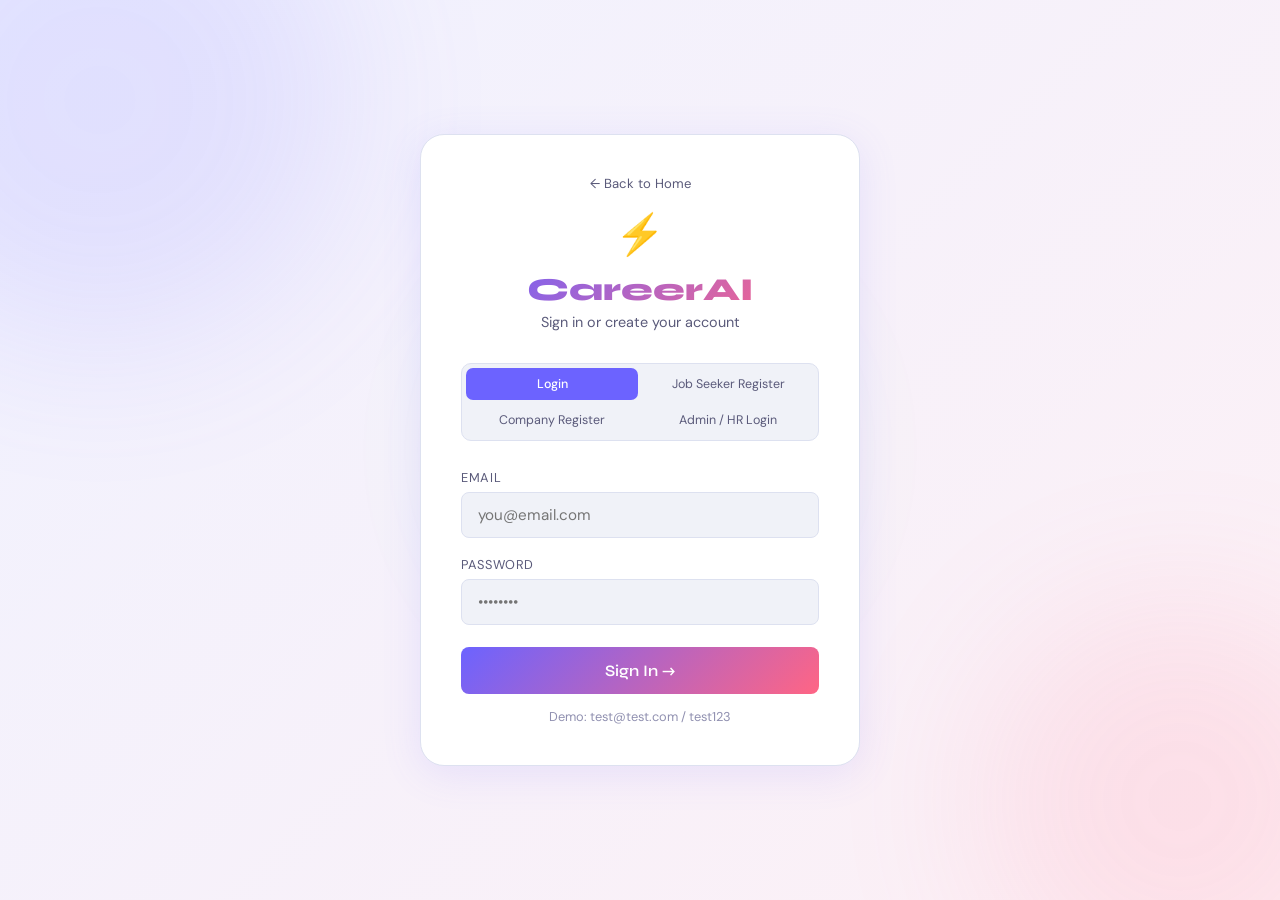
<file: templates/index.html>
<!DOCTYPE html>
<html lang="en">
<head>
<meta charset="UTF-8">
<meta name="viewport" content="width=device-width, initial-scale=1.0">
<title>CareerAI — Dashboard</title>
<link href="https://fonts.googleapis.com/css2?family=Syne:wght@400;600;700;800&family=DM+Sans:wght@300;400;500&display=swap" rel="stylesheet">
<link rel="stylesheet" href="/static/css/style.css">
</head>
<body>

<!-- AUTH SCREEN -->
<div id="authScreen" class="auth-screen">
  <div class="auth-bg">
    <div class="orb orb1"></div><div class="orb orb2"></div><div class="orb orb3"></div>
  </div>
  <div class="auth-container">
    <a href="/" class="auth-back">← Back to Home</a>
    <div class="auth-brand">
      <div class="brand-icon">⚡</div>
      <h1>CareerAI</h1>
      <p>Sign in or create your account</p>
    </div>
    <div class="auth-tabs">
      <button class="tab-btn active" onclick="showTab('login')">Login</button>
      <button class="tab-btn" onclick="showTab('userReg')">Job Seeker Register</button>
      <button class="tab-btn" onclick="showTab('companyReg')">Company Register</button>
      <button class="tab-btn" onclick="showTab('admin')">Admin / HR Login</button>
    </div>

    <!-- Login Tab -->
    <div id="loginTab" class="auth-form">
      <div class="input-group">
        <label>Email</label>
        <input type="email" id="loginEmail" placeholder="you@email.com">
      </div>
      <div class="input-group">
        <label>Password</label>
        <input type="password" id="loginPw" placeholder="••••••••">
      </div>
      <button class="btn-primary" onclick="login()">Sign In →</button>
      <p class="auth-hint">Demo: test@test.com / test123</p>
    </div>

    <!-- Job Seeker Register Tab -->
    <div id="userRegTab" class="auth-form hidden">
      <div class="reg-banner user-banner">👤 Register as Job Seeker</div>
      <div class="input-group">
        <label>Full Name</label>
        <input type="text" id="uRegName" placeholder="John Doe">
      </div>
      <div class="input-group">
        <label>Email</label>
        <input type="email" id="uRegEmail" placeholder="you@email.com">
      </div>
      <div class="input-group">
        <label>Password</label>
        <input type="password" id="uRegPw" placeholder="Min 6 characters">
      </div>
      <button class="btn-primary" onclick="registerUser()">Create Job Seeker Account →</button>
      <p class="auth-hint">Free forever. Find AI-matched jobs instantly.</p>
    </div>

    <!-- Company Register Tab -->
    <div id="companyRegTab" class="auth-form hidden">
      <div class="reg-banner company-banner">🏢 Register Your Company / HR Account</div>
      <div class="form-2col">
        <div class="input-group">
          <label>Your Name</label>
          <input type="text" id="cRegName" placeholder="HR Manager Name">
        </div>
        <div class="input-group">
          <label>Work Email *</label>
          <input type="email" id="cRegEmail" placeholder="hr@company.com">
        </div>
        <div class="input-group">
          <label>Company Name *</label>
          <input type="text" id="cRegCompany" placeholder="TechCorp India">
        </div>
        <div class="input-group">
          <label>Industry</label>
          <input type="text" id="cRegIndustry" placeholder="Technology / Finance / etc.">
        </div>
        <div class="input-group">
          <label>Website</label>
          <input type="text" id="cRegWebsite" placeholder="https://company.com">
        </div>
        <div class="input-group">
          <label>Password *</label>
          <input type="password" id="cRegPw" placeholder="Min 6 characters">
        </div>
      </div>
      <div class="input-group">
        <label>Company Description</label>
        <textarea id="cRegDesc" placeholder="Brief description of your company..." style="min-height:70px;resize:vertical"></textarea>
      </div>
      <button class="btn-primary" onclick="registerCompany()">Register Company →</button>
      <p class="auth-hint">Post jobs, review applicants, and hire the best talent.</p>
    </div>

    <!-- Admin / HR Login Tab -->
    <div id="adminTab" class="auth-form hidden">
      <div class="reg-banner admin-banner">🔐 Admin / HR Login</div>
      <div class="input-group">
        <label>Username or Email</label>
        <input type="text" id="adminUser" placeholder="admin  or  hr@company.com">
      </div>
      <div class="input-group">
        <label>Password</label>
        <input type="password" id="adminPw" placeholder="••••••••">
      </div>
      <button class="btn-primary" onclick="adminLogin()">Access Dashboard →</button>
      <p class="auth-hint">Admin: admin / admin123 &nbsp;·&nbsp; HR: hr@techcorp.com / hr123</p>
    </div>

    <div id="authMsg" class="auth-msg hidden"></div>
  </div>
</div>

<!-- MAIN APP -->
<div id="mainApp" class="hidden">
  <aside class="sidebar" id="sidebar">
    <div class="sidebar-brand">
      <span class="brand-icon-sm">⚡</span>
      <span>CareerAI</span>
    </div>
    <nav class="nav-links" id="navLinks"></nav>
    <div class="sidebar-user" id="sidebarUser"></div>
  </aside>
  <main class="main-content">
    <div class="topbar">
      <button class="menu-btn" onclick="toggleSidebar()">☰</button>
      <div id="pageTitle" class="page-title">Dashboard</div>
      <div style="display:flex;align-items:center;gap:8px">
        <div id="notifBellSlot"></div>
        <div id="msgBellSlot"></div>
        <button class="logout-btn" onclick="logout()">Sign Out</button>
      </div>
    </div>
    <div class="content-area" id="contentArea"></div>
  </main>
</div>

<script src="/static/js/auth.js"></script>
<script src="/static/js/user.js"></script>
<script src="/static/js/jobs.js"></script>
<script src="/static/js/admin.js"></script>
<script>
if (window.location.hash === '#company-register') showTab('companyReg');
</script>
</body>
</html>
</file>
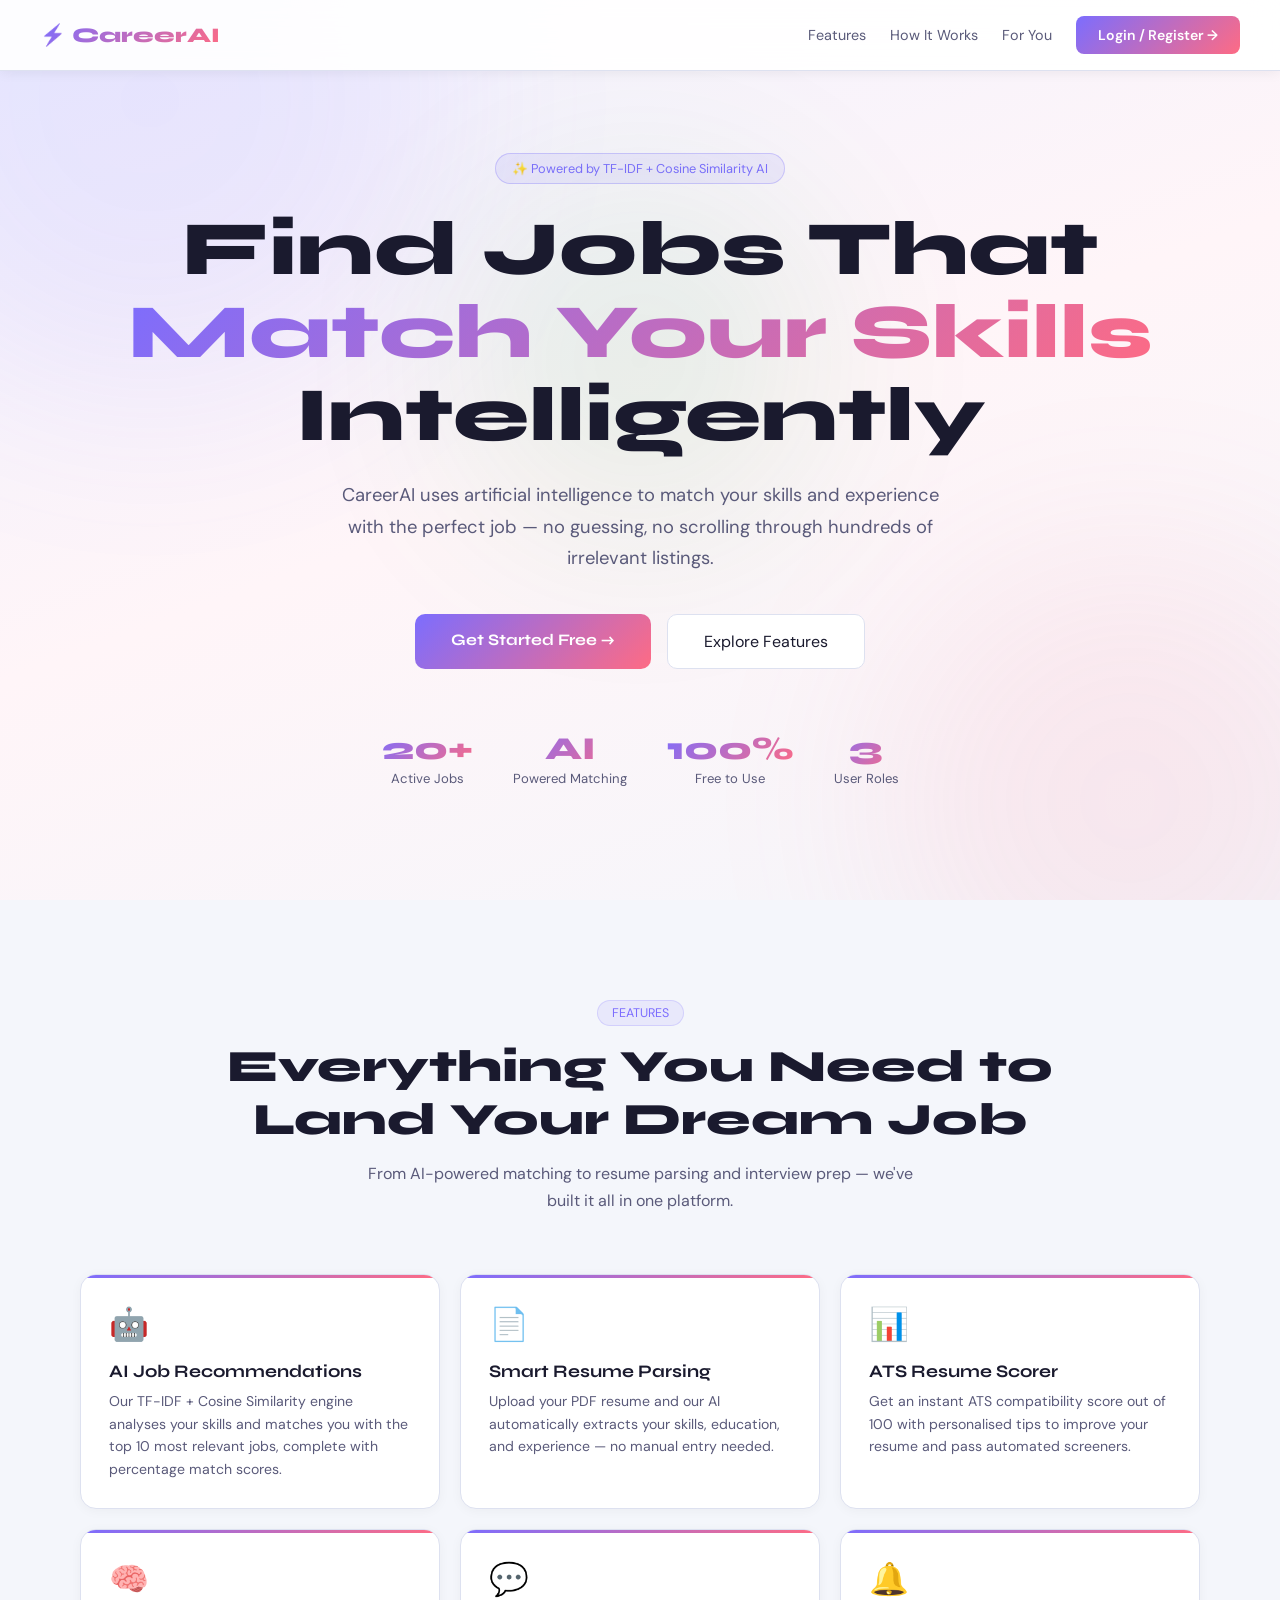
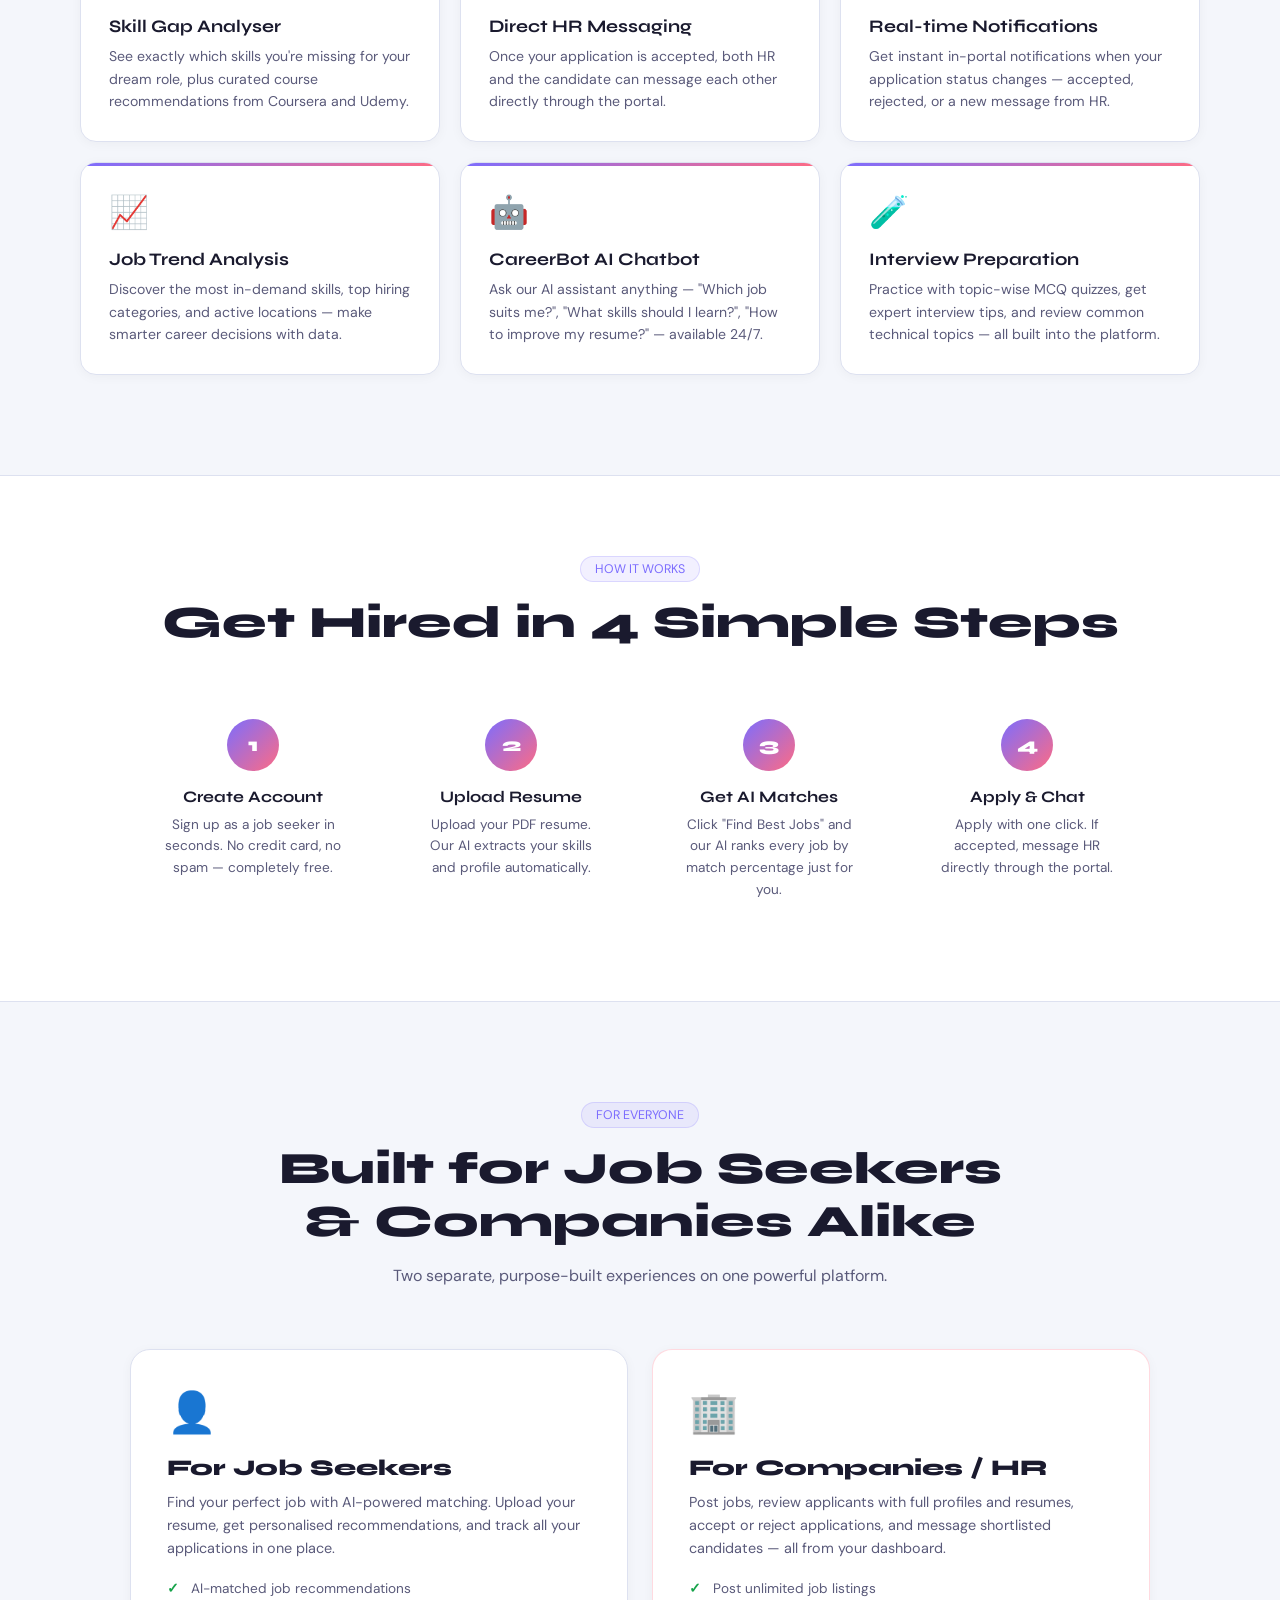
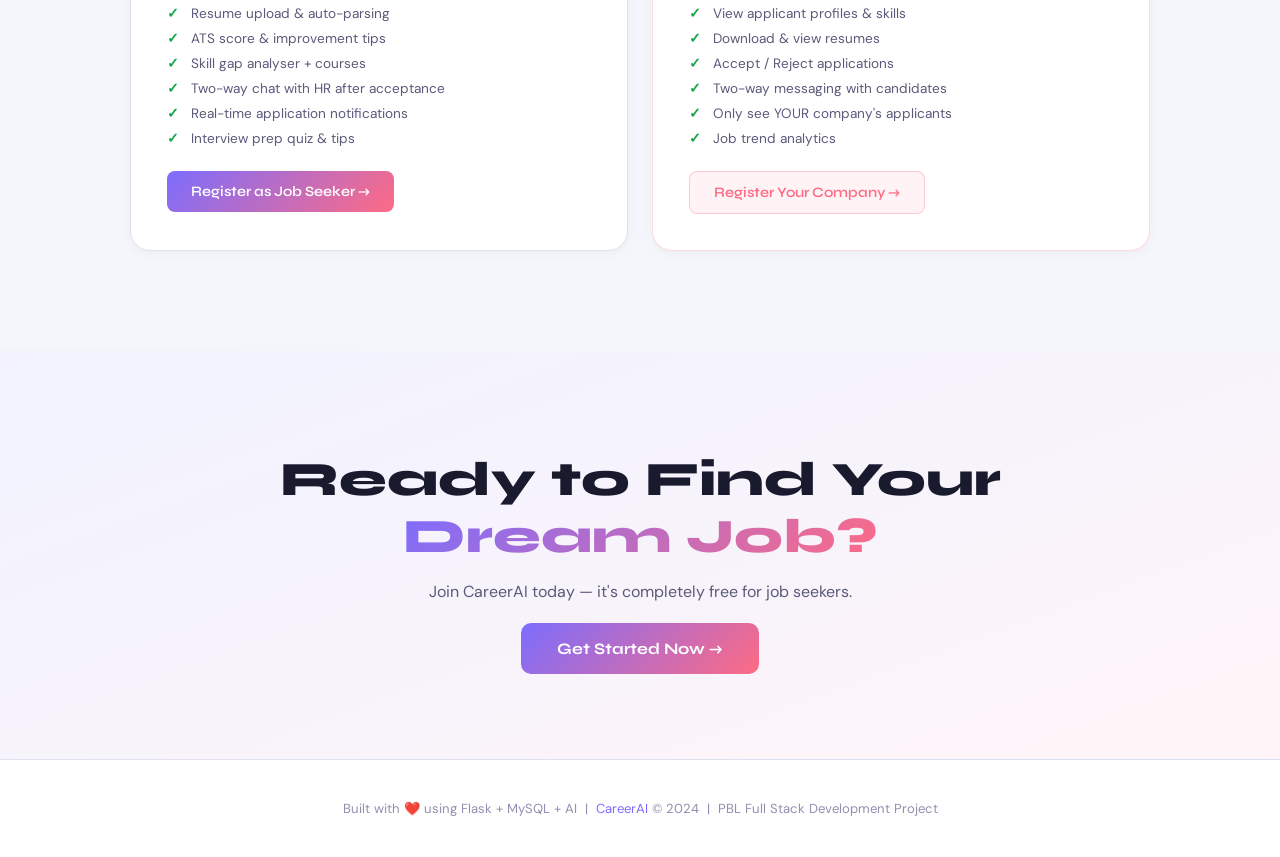
<file: templates/landing.html>
<!DOCTYPE html>
<html lang="en">
<head>
<meta charset="UTF-8">
<meta name="viewport" content="width=device-width,initial-scale=1.0">
<title>CareerAI — AI-Powered Job Portal</title>
<link href="https://fonts.googleapis.com/css2?family=Syne:wght@400;600;700;800&family=DM+Sans:ital,wght@0,300;0,400;0,500;1,400&display=swap" rel="stylesheet">
<style>
*,*::before,*::after{box-sizing:border-box;margin:0;padding:0}
:root{
  --bg:#f4f6fb;--s1:#ffffff;--s2:#f0f2f8;--border:#dde1f0;
  --accent:#7c6dfe;--a2:#fe6b84;--a3:#16a34a;
  --text:#1a1a2e;--t2:#5a5a7a;--t3:#9090b0;
  --grad:linear-gradient(135deg,#7c6dfe,#fe6b84);
}
html{scroll-behavior:smooth}
body{font-family:'DM Sans',sans-serif;background:var(--bg);color:var(--text);overflow-x:hidden}

/* ── NAV ── */
nav{position:fixed;top:0;left:0;right:0;z-index:100;padding:16px 40px;display:flex;align-items:center;justify-content:space-between;background:rgba(255,255,255,0.92);backdrop-filter:blur(16px);border-bottom:1px solid var(--border);box-shadow:0 2px 12px rgba(0,0,0,0.06)}
.nav-brand{display:flex;align-items:center;gap:10px;font-family:'Syne',sans-serif;font-size:1.3rem;font-weight:800;background:var(--grad);-webkit-background-clip:text;-webkit-text-fill-color:transparent}
.nav-links{display:flex;align-items:center;gap:24px}
.nav-links a{color:var(--t2);text-decoration:none;font-size:.9rem;transition:.2s}
.nav-links a:hover{color:var(--text)}
.nav-cta{padding:10px 22px;background:var(--grad);border-radius:8px;color:#fff!important;font-weight:600;font-size:.88rem!important}

/* ── HERO ── */
.hero{min-height:100vh;display:flex;flex-direction:column;align-items:center;justify-content:center;text-align:center;padding:100px 20px 60px;position:relative;overflow:hidden;background:linear-gradient(160deg,#f0f2ff 0%,#fff5f8 50%,#f4f6fb 100%)}
.hero-orbs{position:absolute;inset:0;pointer-events:none}
.orb{position:absolute;border-radius:50%;filter:blur(100px);opacity:.10;animation:float 10s ease-in-out infinite}
.o1{width:600px;height:600px;background:#7c6dfe;top:-200px;left:-150px}
.o2{width:500px;height:500px;background:#fe6b84;bottom:-150px;right:-100px;animation-delay:4s}
.o3{width:350px;height:350px;background:#16a34a;top:40%;left:50%;transform:translate(-50%,-50%);animation-delay:7s}
@keyframes float{0%,100%{transform:translateY(0)}50%{transform:translateY(-40px)}}

.hero-badge{display:inline-flex;align-items:center;gap:8px;padding:6px 16px;background:rgba(124,109,254,.1);border:1px solid rgba(124,109,254,.3);border-radius:20px;font-size:.8rem;color:var(--accent);margin-bottom:24px;animation:fadeUp .8s ease}
.hero h1{font-family:'Syne',sans-serif;font-size:clamp(2.8rem,6vw,5rem);font-weight:800;line-height:1.08;margin-bottom:24px;animation:fadeUp .8s ease .1s both;color:var(--text)}
.hero h1 span{background:var(--grad);-webkit-background-clip:text;-webkit-text-fill-color:transparent}
.hero p{font-size:1.15rem;color:var(--t2);max-width:600px;line-height:1.7;margin-bottom:40px;animation:fadeUp .8s ease .2s both}
.hero-btns{display:flex;gap:16px;justify-content:center;flex-wrap:wrap;animation:fadeUp .8s ease .3s both}
.btn-hero-primary{padding:16px 36px;background:var(--grad);border:none;border-radius:10px;color:#fff;font-family:'Syne',sans-serif;font-size:1rem;font-weight:700;cursor:pointer;text-decoration:none;transition:.2s}
.btn-hero-primary:hover{transform:translateY(-3px);box-shadow:0 10px 40px rgba(124,109,254,.25)}
.btn-hero-sec{padding:16px 36px;background:var(--s1);border:1px solid var(--border);border-radius:10px;color:var(--text);font-size:1rem;cursor:pointer;text-decoration:none;transition:.2s}
.btn-hero-sec:hover{border-color:var(--accent);color:var(--accent)}
.hero-stats{display:flex;gap:40px;justify-content:center;flex-wrap:wrap;margin-top:60px;animation:fadeUp .8s ease .4s both}
.stat-item{text-align:center}
.stat-num{font-family:'Syne',sans-serif;font-size:2rem;font-weight:800;background:var(--grad);-webkit-background-clip:text;-webkit-text-fill-color:transparent}
.stat-lbl{color:var(--t2);font-size:.82rem;margin-top:2px}

/* ── FEATURES ── */
.section{padding:100px 40px;max-width:1200px;margin:0 auto}
.section-header{text-align:center;margin-bottom:60px}
.section-header .tag{display:inline-block;padding:4px 14px;background:rgba(124,109,254,.1);border:1px solid rgba(124,109,254,.2);border-radius:20px;font-size:.78rem;color:var(--accent);margin-bottom:14px}
.section-header h2{font-family:'Syne',sans-serif;font-size:clamp(1.8rem,4vw,2.8rem);font-weight:800;margin-bottom:14px;color:var(--text)}
.section-header p{color:var(--t2);font-size:1rem;max-width:560px;margin:0 auto;line-height:1.7}

.features-grid{display:grid;grid-template-columns:repeat(auto-fit,minmax(300px,1fr));gap:20px}
.feat-card{background:var(--s1);border:1px solid var(--border);border-radius:16px;padding:28px;transition:.3s;position:relative;overflow:hidden;box-shadow:0 2px 12px rgba(0,0,0,0.04)}
.feat-card::before{content:'';position:absolute;top:0;left:0;right:0;height:3px;background:var(--grad)}
.feat-card:hover{border-color:var(--accent);transform:translateY(-4px);box-shadow:0 12px 40px rgba(124,109,254,.10)}
.feat-icon{font-size:2rem;margin-bottom:16px}
.feat-card h3{font-family:'Syne',sans-serif;font-size:1.1rem;font-weight:700;margin-bottom:8px;color:var(--text)}
.feat-card p{color:var(--t2);font-size:.88rem;line-height:1.6}

/* ── HOW IT WORKS ── */
.how-section{padding:80px 40px;background:var(--s1);border-top:1px solid var(--border);border-bottom:1px solid var(--border)}
.steps-grid{display:grid;grid-template-columns:repeat(auto-fit,minmax(220px,1fr));gap:32px;max-width:1000px;margin:0 auto}
.step{text-align:center;padding:20px}
.step-num{width:52px;height:52px;border-radius:50%;background:var(--grad);display:flex;align-items:center;justify-content:center;font-family:'Syne',sans-serif;font-weight:800;font-size:1.2rem;margin:0 auto 16px;color:#fff}
.step h3{font-family:'Syne',sans-serif;font-size:1rem;font-weight:700;margin-bottom:8px;color:var(--text)}
.step p{color:var(--t2);font-size:.85rem;line-height:1.6}

/* ── ROLES ── */
.roles-section{padding:100px 40px;max-width:1100px;margin:0 auto}
.roles-grid{display:grid;grid-template-columns:1fr 1fr;gap:24px}
.role-card{background:var(--s1);border:1px solid var(--border);border-radius:20px;padding:36px;transition:.3s;box-shadow:0 2px 12px rgba(0,0,0,0.04)}
.role-card:hover{border-color:var(--accent);box-shadow:0 8px 40px rgba(124,109,254,.10)}
.role-card.company{border-color:rgba(254,107,132,.25)}
.role-card.company:hover{border-color:var(--a2);box-shadow:0 8px 40px rgba(254,107,132,.10)}
.role-emoji{font-size:2.5rem;margin-bottom:16px}
.role-card h3{font-family:'Syne',sans-serif;font-size:1.4rem;font-weight:800;margin-bottom:10px;color:var(--text)}
.role-card p{color:var(--t2);font-size:.9rem;line-height:1.6;margin-bottom:20px}
.role-features{display:flex;flex-direction:column;gap:8px;margin-bottom:24px}
.role-features li{list-style:none;display:flex;align-items:center;gap:8px;font-size:.85rem;color:var(--t2)}
.role-features li::before{content:'✓';color:var(--a3);font-weight:700;min-width:16px}
.btn-role{display:inline-block;padding:12px 24px;border-radius:8px;font-family:'Syne',sans-serif;font-weight:600;font-size:.9rem;text-decoration:none;transition:.2s;cursor:pointer;border:none}
.btn-role.user-btn{background:var(--grad);color:#fff}
.btn-role.company-btn{background:rgba(254,107,132,.08);border:1px solid rgba(254,107,132,.3);color:var(--a2)}
.btn-role:hover{transform:translateY(-2px)}

/* ── CTA ── */
.cta-section{padding:100px 40px;text-align:center;position:relative;overflow:hidden;background:linear-gradient(160deg,#f0f2ff,#fff5f8)}
.cta-section h2{font-family:'Syne',sans-serif;font-size:clamp(2rem,4vw,3rem);font-weight:800;margin-bottom:16px;color:var(--text)}
.cta-section p{color:var(--t2);font-size:1rem;margin-bottom:36px}

/* ── FOOTER ── */
footer{padding:40px;text-align:center;border-top:1px solid var(--border);color:var(--t3);font-size:.82rem;background:var(--s1)}
footer span{color:var(--accent)}

@keyframes fadeUp{from{opacity:0;transform:translateY(24px)}to{opacity:1;transform:translateY(0)}}
@media(max-width:768px){
  nav{padding:14px 20px}
  .section,.roles-section{padding:60px 20px}
  .roles-grid{grid-template-columns:1fr}
  .hero-stats{gap:24px}
  .nav-links a:not(.nav-cta){display:none}
}
</style>
</head>
<body>

<!-- NAV -->
<nav>
  <div class="nav-brand">⚡ CareerAI</div>
  <div class="nav-links">
    <a href="#features">Features</a>
    <a href="#how">How It Works</a>
    <a href="#roles">For You</a>
    <a href="/app" class="nav-cta">Login / Register →</a>
  </div>
</nav>

<!-- HERO -->
<section class="hero">
  <div class="hero-orbs"><div class="orb o1"></div><div class="orb o2"></div><div class="orb o3"></div></div>
  <div class="hero-badge">✨ Powered by TF-IDF + Cosine Similarity AI</div>
  <h1>Find Jobs That<br><span>Match Your Skills</span><br>Intelligently</h1>
  <p>CareerAI uses artificial intelligence to match your skills and experience with the perfect job — no guessing, no scrolling through hundreds of irrelevant listings.</p>
  <div class="hero-btns">
    <a href="/app" class="btn-hero-primary">Get Started Free →</a>
    <a href="#features" class="btn-hero-sec">Explore Features</a>
  </div>
  <div class="hero-stats">
    <div class="stat-item"><div class="stat-num">20+</div><div class="stat-lbl">Active Jobs</div></div>
    <div class="stat-item"><div class="stat-num">AI</div><div class="stat-lbl">Powered Matching</div></div>
    <div class="stat-item"><div class="stat-num">100%</div><div class="stat-lbl">Free to Use</div></div>
    <div class="stat-item"><div class="stat-num">3</div><div class="stat-lbl">User Roles</div></div>
  </div>
</section>

<!-- FEATURES -->
<div id="features">
<div class="section">
  <div class="section-header">
    <div class="tag">FEATURES</div>
    <h2>Everything You Need to<br>Land Your Dream Job</h2>
    <p>From AI-powered matching to resume parsing and interview prep — we've built it all in one platform.</p>
  </div>
  <div class="features-grid">
    <div class="feat-card"><div class="feat-icon">🤖</div><h3>AI Job Recommendations</h3><p>Our TF-IDF + Cosine Similarity engine analyses your skills and matches you with the top 10 most relevant jobs, complete with percentage match scores.</p></div>
    <div class="feat-card"><div class="feat-icon">📄</div><h3>Smart Resume Parsing</h3><p>Upload your PDF resume and our AI automatically extracts your skills, education, and experience — no manual entry needed.</p></div>
    <div class="feat-card"><div class="feat-icon">📊</div><h3>ATS Resume Scorer</h3><p>Get an instant ATS compatibility score out of 100 with personalised tips to improve your resume and pass automated screeners.</p></div>
    <div class="feat-card"><div class="feat-icon">🧠</div><h3>Skill Gap Analyser</h3><p>See exactly which skills you're missing for your dream role, plus curated course recommendations from Coursera and Udemy.</p></div>
    <div class="feat-card"><div class="feat-icon">💬</div><h3>Direct HR Messaging</h3><p>Once your application is accepted, both HR and the candidate can message each other directly through the portal.</p></div>
    <div class="feat-card"><div class="feat-icon">🔔</div><h3>Real-time Notifications</h3><p>Get instant in-portal notifications when your application status changes — accepted, rejected, or a new message from HR.</p></div>
    <div class="feat-card"><div class="feat-icon">📈</div><h3>Job Trend Analysis</h3><p>Discover the most in-demand skills, top hiring categories, and active locations — make smarter career decisions with data.</p></div>
    <div class="feat-card"><div class="feat-icon">🤖</div><h3>CareerBot AI Chatbot</h3><p>Ask our AI assistant anything — "Which job suits me?", "What skills should I learn?", "How to improve my resume?" — available 24/7.</p></div>
    <div class="feat-card"><div class="feat-icon">🧪</div><h3>Interview Preparation</h3><p>Practice with topic-wise MCQ quizzes, get expert interview tips, and review common technical topics — all built into the platform.</p></div>
  </div>
</div>
</div>

<!-- HOW IT WORKS -->
<div id="how" class="how-section">
  <div class="section-header" style="margin-bottom:50px">
    <div class="tag">HOW IT WORKS</div>
    <h2>Get Hired in 4 Simple Steps</h2>
  </div>
  <div class="steps-grid">
    <div class="step"><div class="step-num">1</div><h3>Create Account</h3><p>Sign up as a job seeker in seconds. No credit card, no spam — completely free.</p></div>
    <div class="step"><div class="step-num">2</div><h3>Upload Resume</h3><p>Upload your PDF resume. Our AI extracts your skills and profile automatically.</p></div>
    <div class="step"><div class="step-num">3</div><h3>Get AI Matches</h3><p>Click "Find Best Jobs" and our AI ranks every job by match percentage just for you.</p></div>
    <div class="step"><div class="step-num">4</div><h3>Apply & Chat</h3><p>Apply with one click. If accepted, message HR directly through the portal.</p></div>
  </div>
</div>

<!-- ROLES -->
<div id="roles" class="roles-section">
  <div class="section-header">
    <div class="tag">FOR EVERYONE</div>
    <h2>Built for Job Seekers<br>& Companies Alike</h2>
    <p>Two separate, purpose-built experiences on one powerful platform.</p>
  </div>
  <div class="roles-grid">
    <div class="role-card">
      <div class="role-emoji">👤</div>
      <h3>For Job Seekers</h3>
      <p>Find your perfect job with AI-powered matching. Upload your resume, get personalised recommendations, and track all your applications in one place.</p>
      <ul class="role-features">
        <li>AI-matched job recommendations</li>
        <li>Resume upload & auto-parsing</li>
        <li>ATS score & improvement tips</li>
        <li>Skill gap analyser + courses</li>
        <li>Two-way chat with HR after acceptance</li>
        <li>Real-time application notifications</li>
        <li>Interview prep quiz & tips</li>
      </ul>
      <a href="/app" class="btn-role user-btn">Register as Job Seeker →</a>
    </div>
    <div class="role-card company">
      <div class="role-emoji">🏢</div>
      <h3>For Companies / HR</h3>
      <p>Post jobs, review applicants with full profiles and resumes, accept or reject applications, and message shortlisted candidates — all from your dashboard.</p>
      <ul class="role-features">
        <li>Post unlimited job listings</li>
        <li>View applicant profiles & skills</li>
        <li>Download & view resumes</li>
        <li>Accept / Reject applications</li>
        <li>Two-way messaging with candidates</li>
        <li>Only see YOUR company's applicants</li>
        <li>Job trend analytics</li>
      </ul>
      <a href="/app" class="btn-role company-btn" onclick="sessionStorage.setItem('openTab','admin')">Register Your Company →</a>
    </div>
  </div>
</div>

<!-- CTA -->
<section class="cta-section">
  <h2>Ready to Find Your<br><span style="background:var(--grad);-webkit-background-clip:text;-webkit-text-fill-color:transparent">Dream Job?</span></h2>
  <p>Join CareerAI today — it's completely free for job seekers.</p>
  <a href="/app" class="btn-hero-primary">Get Started Now →</a>
</section>

<footer>
  Built with ❤️ using Flask + MySQL + AI &nbsp;|&nbsp; <span>CareerAI</span> © 2024 &nbsp;|&nbsp; PBL Full Stack Development Project
</footer>

<script>
window.addEventListener('DOMContentLoaded', () => {
  if (sessionStorage.getItem('openTab') === 'admin') {
    sessionStorage.removeItem('openTab');
    window.location.href = '/app#company-register';
  }
});
</script>
</body>
</html>
</file>
<file: static/css/style.css>
/* ── RESET & VARS ── */
*,*::before,*::after{box-sizing:border-box;margin:0;padding:0}
:root{
  --bg:#f4f6fb;--surface:#ffffff;--surface2:#f0f2f8;--border:#dde1f0;
  --accent:#6c63ff;--accent2:#ff6584;--accent3:#16a34a;
  --text:#1a1a2e;--text2:#5a5a7a;--text3:#9090b0;
  --card:#ffffff;--card-hover:#f7f8ff;
  --gradient:linear-gradient(135deg,#6c63ff,#ff6584);
  --shadow:0 4px 24px rgba(108,99,255,0.10);
  --radius:14px;--radius-sm:8px;
}
html{scroll-behavior:smooth}
body{font-family:'DM Sans',sans-serif;background:var(--bg);color:var(--text);min-height:100vh;overflow-x:hidden}

/* ── AUTH SCREEN ── */
.auth-screen{min-height:100vh;display:flex;align-items:center;justify-content:center;position:relative;overflow:hidden;background:linear-gradient(135deg,#f0f2ff 0%,#fdf0f5 100%)}
.auth-bg{position:absolute;inset:0;z-index:0}
.orb{position:absolute;border-radius:50%;filter:blur(80px);opacity:0.12;animation:float 8s ease-in-out infinite}
.orb1{width:500px;height:500px;background:#6c63ff;top:-150px;left:-150px;animation-delay:0s}
.orb2{width:400px;height:400px;background:#ff6584;bottom:-100px;right:-100px;animation-delay:3s}
.orb3{width:300px;height:300px;background:#43e97b;top:50%;left:50%;transform:translate(-50%,-50%);animation-delay:6s}
@keyframes float{0%,100%{transform:translateY(0)}50%{transform:translateY(-30px)}}

.auth-container{position:relative;z-index:1;width:100%;max-width:440px;padding:40px;background:#ffffff;border:1px solid var(--border);border-radius:24px;box-shadow:0 8px 40px rgba(108,99,255,0.12)}
.auth-brand{text-align:center;margin-bottom:32px}
.brand-icon{font-size:2.5rem;display:block;margin-bottom:10px}
.auth-brand h1{font-family:'Syne',sans-serif;font-size:2rem;font-weight:800;background:var(--gradient);-webkit-background-clip:text;-webkit-text-fill-color:transparent}
.auth-brand p{color:var(--text2);font-size:.9rem;margin-top:4px}
.tab-btn.active{background:var(--accent);color:#fff;font-weight:500}
.auth-form .role-switch{display:flex;gap:16px;margin-bottom:20px;font-size:.85rem;color:var(--text2)}
.auth-form .role-switch label{display:flex;align-items:center;gap:6px;cursor:pointer}
.input-group{margin-bottom:18px}
.input-group label{display:block;font-size:.8rem;color:var(--text2);margin-bottom:6px;text-transform:uppercase;letter-spacing:.05em}
.input-group input{width:100%;padding:12px 16px;background:var(--surface2);border:1px solid var(--border);border-radius:var(--radius-sm);color:var(--text);font-family:'DM Sans',sans-serif;font-size:.95rem;transition:.2s;outline:none}
.input-group input:focus{border-color:var(--accent);box-shadow:0 0 0 3px rgba(108,99,255,.12)}
.btn-primary{width:100%;padding:14px;background:var(--gradient);border:none;border-radius:var(--radius-sm);color:#fff;font-family:'Syne',sans-serif;font-size:1rem;font-weight:600;cursor:pointer;transition:.2s;margin-top:4px}
.btn-primary:hover{transform:translateY(-2px);box-shadow:var(--shadow)}
.auth-hint{text-align:center;color:var(--text3);font-size:.8rem;margin-top:14px}
.auth-msg{margin-top:14px;padding:10px 14px;border-radius:var(--radius-sm);font-size:.88rem;text-align:center}
.auth-msg.success{background:rgba(22,163,74,.1);color:var(--accent3);border:1px solid rgba(22,163,74,.2)}
.auth-msg.error{background:rgba(255,101,132,.1);color:var(--accent2);border:1px solid rgba(255,101,132,.2)}
.hidden{display:none!important}

/* ── LAYOUT ── */
#mainApp{display:flex;min-height:100vh}
.sidebar{width:240px;min-height:100vh;background:var(--surface);border-right:1px solid var(--border);display:flex;flex-direction:column;padding:24px 0;position:fixed;top:0;left:0;z-index:100;transition:.3s;box-shadow:2px 0 12px rgba(0,0,0,0.04)}
.sidebar-brand{display:flex;align-items:center;gap:10px;padding:0 20px 24px;font-family:'Syne',sans-serif;font-weight:700;font-size:1.2rem;border-bottom:1px solid var(--border);margin-bottom:16px;background:var(--gradient);-webkit-background-clip:text;-webkit-text-fill-color:transparent}
.brand-icon-sm{font-size:1.4rem;-webkit-text-fill-color:initial}
.nav-links{flex:1;padding:0 12px;display:flex;flex-direction:column;gap:4px}
.nav-item{display:flex;align-items:center;gap:12px;padding:11px 14px;border-radius:var(--radius-sm);color:var(--text2);cursor:pointer;transition:.2s;font-size:.9rem;border:none;background:none;width:100%;text-align:left}
.nav-item:hover{background:var(--surface2);color:var(--text)}
.nav-item.active{background:rgba(108,99,255,.1);color:var(--accent);font-weight:500}
.nav-item .icon{font-size:1.1rem;width:20px;text-align:center}
.sidebar-user{padding:20px;border-top:1px solid var(--border);font-size:.82rem;color:var(--text2)}
.sidebar-user .u-name{font-weight:600;color:var(--text);font-size:.9rem}
.sidebar-user .u-role{margin-top:2px;font-size:.75rem;opacity:.7}

.main-content{margin-left:240px;flex:1;display:flex;flex-direction:column;min-height:100vh}
.topbar{height:60px;background:var(--surface);border-bottom:1px solid var(--border);display:flex;align-items:center;padding:0 24px;gap:16px;position:sticky;top:0;z-index:50;box-shadow:0 2px 8px rgba(0,0,0,0.04)}
.menu-btn{background:none;border:none;color:var(--text2);font-size:1.3rem;cursor:pointer;display:none}
.page-title{font-family:'Syne',sans-serif;font-weight:700;font-size:1.1rem;flex:1;color:var(--text)}
.logout-btn{padding:7px 16px;background:var(--surface2);border:1px solid var(--border);border-radius:var(--radius-sm);color:var(--text2);font-size:.82rem;cursor:pointer;transition:.2s}
.logout-btn:hover{border-color:var(--accent2);color:var(--accent2)}
.content-area{padding:28px;flex:1;background:var(--bg)}

/* ── DASHBOARD ── */
.stats-grid{display:grid;grid-template-columns:repeat(auto-fit,minmax(180px,1fr));gap:16px;margin-bottom:28px}
.stat-card{background:var(--card);border:1px solid var(--border);border-radius:var(--radius);padding:20px;position:relative;overflow:hidden;transition:.3s;box-shadow:0 2px 8px rgba(0,0,0,0.04)}
.stat-card::before{content:'';position:absolute;top:0;left:0;right:0;height:3px;background:var(--gradient)}
.stat-card:hover{border-color:var(--accent);transform:translateY(-2px);box-shadow:var(--shadow)}
.stat-icon{font-size:1.8rem;margin-bottom:10px}
.stat-val{font-family:'Syne',sans-serif;font-size:1.8rem;font-weight:800;background:var(--gradient);-webkit-background-clip:text;-webkit-text-fill-color:transparent}
.stat-label{color:var(--text2);font-size:.82rem;margin-top:4px}

.section-title{font-family:'Syne',sans-serif;font-size:1.2rem;font-weight:700;margin-bottom:16px;display:flex;align-items:center;gap:8px;color:var(--text)}
.section-title::after{content:'';flex:1;height:1px;background:var(--border);margin-left:8px}

/* ── CARDS ── */
.card{background:var(--card);border:1px solid var(--border);border-radius:var(--radius);padding:22px;margin-bottom:20px;box-shadow:0 2px 8px rgba(0,0,0,0.04)}
.card-grid{display:grid;grid-template-columns:repeat(auto-fill,minmax(320px,1fr));gap:18px}

/* ── JOB CARD ── */
.job-card{background:var(--card);border:1px solid var(--border);border-radius:var(--radius);padding:20px;transition:.3s;position:relative;overflow:hidden;box-shadow:0 2px 8px rgba(0,0,0,0.04)}
.job-card::before{content:'';position:absolute;top:0;left:0;width:4px;height:100%;background:var(--gradient)}
.job-card:hover{border-color:var(--accent);box-shadow:var(--shadow);transform:translateY(-3px)}
.job-header{display:flex;justify-content:space-between;align-items:flex-start;margin-bottom:12px}
.job-title{font-family:'Syne',sans-serif;font-size:1.05rem;font-weight:700;color:var(--text)}
.match-badge{padding:4px 10px;border-radius:20px;font-size:.75rem;font-weight:600;white-space:nowrap}
.match-high{background:rgba(22,163,74,.12);color:var(--accent3)}
.match-mid{background:rgba(108,99,255,.12);color:var(--accent)}
.match-low{background:rgba(255,101,132,.12);color:var(--accent2)}
.job-company{color:var(--text2);font-size:.88rem;margin-bottom:8px}
.job-tags{display:flex;flex-wrap:wrap;gap:6px;margin-bottom:14px}
.tag{padding:3px 10px;background:var(--surface2);border:1px solid var(--border);border-radius:20px;font-size:.75rem;color:var(--text2)}
.tag.matched{border-color:rgba(22,163,74,.4);color:var(--accent3);background:rgba(22,163,74,.06)}
.tag.missing{border-color:rgba(255,101,132,.4);color:var(--accent2);background:rgba(255,101,132,.06)}
.progress-bar{height:6px;background:var(--surface2);border-radius:3px;overflow:hidden;margin-bottom:14px}
.progress-fill{height:100%;border-radius:3px;background:var(--gradient);transition:width 1s ease}
.job-footer{display:flex;gap:8px;flex-wrap:wrap}
.btn-sm{padding:7px 14px;border-radius:var(--radius-sm);font-size:.8rem;font-weight:500;cursor:pointer;transition:.2s;border:1px solid var(--border)}
.btn-apply{background:var(--gradient);border:none;color:#fff}
.btn-apply:hover{transform:scale(1.04)}
.btn-gap{background:transparent;color:var(--text2)}
.btn-gap:hover{border-color:var(--accent);color:var(--accent)}

/* ── SKILL GAP PANEL ── */
.gap-panel{background:var(--surface2);border:1px solid var(--border);border-radius:var(--radius);padding:20px;margin-top:12px;animation:fadeIn .3s ease}
.gap-panel h4{font-family:'Syne',sans-serif;font-size:1rem;font-weight:700;margin-bottom:14px;color:var(--text)}
.gap-row{display:flex;gap:10px;flex-wrap:wrap}
.gap-skill{padding:5px 12px;border-radius:20px;font-size:.78rem;font-weight:500}
.gap-skill.have{background:rgba(22,163,74,.1);color:var(--accent3);border:1px solid rgba(22,163,74,.2)}
.gap-skill.need{background:rgba(255,101,132,.1);color:var(--accent2);border:1px solid rgba(255,101,132,.2)}
.course-list{margin-top:14px;display:flex;flex-direction:column;gap:8px}
.course-item{display:flex;align-items:center;justify-content:space-between;padding:10px 14px;background:var(--surface);border:1px solid var(--border);border-radius:var(--radius-sm)}
.course-item a{color:var(--accent);font-size:.82rem;text-decoration:none}
.course-item a:hover{text-decoration:underline}

/* ── FORMS ── */
.form-grid{display:grid;grid-template-columns:1fr 1fr;gap:16px}
.form-group{margin-bottom:18px}
.form-group label{display:block;font-size:.8rem;color:var(--text2);margin-bottom:6px;text-transform:uppercase;letter-spacing:.05em}
.form-group input,.form-group select,.form-group textarea{width:100%;padding:11px 14px;background:var(--surface2);border:1px solid var(--border);border-radius:var(--radius-sm);color:var(--text);font-family:'DM Sans',sans-serif;font-size:.9rem;outline:none;transition:.2s}
.form-group input:focus,.form-group select:focus,.form-group textarea:focus{border-color:var(--accent);box-shadow:0 0 0 3px rgba(108,99,255,.1)}
.form-group textarea{resize:vertical;min-height:100px}
.skills-input-area{display:flex;flex-wrap:wrap;gap:8px;padding:10px;background:var(--surface2);border:1px solid var(--border);border-radius:var(--radius-sm);min-height:50px}
.skill-chip{display:inline-flex;align-items:center;gap:6px;padding:4px 10px;background:rgba(108,99,255,.12);border:1px solid rgba(108,99,255,.3);border-radius:20px;font-size:.8rem;color:var(--accent)}
.skill-chip button{background:none;border:none;color:var(--accent);cursor:pointer;padding:0;font-size:.9rem;line-height:1}
.skill-type-input{border:none!important;background:none!important;outline:none;color:var(--text);font-size:.85rem;min-width:100px;padding:4px!important}

/* ── UPLOAD ZONE ── */
.upload-zone{border:2px dashed var(--border);border-radius:var(--radius);padding:40px;text-align:center;cursor:pointer;transition:.3s;background:var(--surface2)}
.upload-zone:hover{border-color:var(--accent);background:rgba(108,99,255,.04)}
.upload-zone.drag-over{border-color:var(--accent);background:rgba(108,99,255,.08)}
.upload-icon{font-size:2.5rem;margin-bottom:12px}
.upload-zone h3{font-family:'Syne',sans-serif;font-size:1.1rem;margin-bottom:6px;color:var(--text)}
.upload-zone p{color:var(--text2);font-size:.85rem}
#resumeFile{display:none}
.ats-result{margin-top:20px;padding:20px;background:var(--card);border-radius:var(--radius);border:1px solid var(--border)}
.ats-score-ring{display:flex;align-items:center;gap:20px;margin-bottom:16px}
.score-circle{width:80px;height:80px;border-radius:50%;border:4px solid var(--accent);display:flex;align-items:center;justify-content:center;font-family:'Syne',sans-serif;font-size:1.3rem;font-weight:800;background:rgba(108,99,255,.08);color:var(--accent)}

/* ── ATS / TRENDS / CHAT ── */
.trends-grid{display:grid;grid-template-columns:1fr 1fr;gap:20px}
.skill-bar-row{display:flex;align-items:center;gap:12px;margin-bottom:10px}
.skill-bar-label{width:140px;font-size:.85rem;color:var(--text2);white-space:nowrap;overflow:hidden;text-overflow:ellipsis}
.skill-bar-track{flex:1;height:8px;background:var(--surface2);border-radius:4px;overflow:hidden}
.skill-bar-fill{height:100%;border-radius:4px;background:var(--gradient);transition:width 1.5s cubic-bezier(.16,1,.3,1)}
.skill-bar-count{font-size:.8rem;color:var(--accent);font-weight:600;min-width:20px}

/* ── CHATBOT ── */
.chat-container{display:flex;flex-direction:column;height:500px}
.chat-messages{flex:1;overflow-y:auto;padding:16px;display:flex;flex-direction:column;gap:12px;background:var(--surface2);border-radius:var(--radius) var(--radius) 0 0;border:1px solid var(--border);border-bottom:none}
.chat-bubble{max-width:75%;padding:12px 16px;border-radius:16px;font-size:.88rem;line-height:1.5;animation:fadeIn .3s ease}
.chat-bubble.bot{background:var(--card);border:1px solid var(--border);border-radius:4px 16px 16px 16px;align-self:flex-start;color:var(--text)}
.chat-bubble.user{background:var(--gradient);color:#fff;border-radius:16px 4px 16px 16px;align-self:flex-end}
.chat-input-row{display:flex;gap:8px;padding:12px;background:var(--card);border:1px solid var(--border);border-radius:0 0 var(--radius) var(--radius)}
.chat-input-row input{flex:1;padding:10px 14px;background:var(--surface2);border:1px solid var(--border);border-radius:var(--radius-sm);color:var(--text);font-family:'DM Sans',sans-serif;font-size:.9rem;outline:none}
.chat-input-row input:focus{border-color:var(--accent)}
.chat-input-row button{padding:10px 18px;background:var(--gradient);border:none;border-radius:var(--radius-sm);color:#fff;cursor:pointer;font-weight:600}
.chat-suggestions{display:flex;flex-wrap:wrap;gap:6px;padding:8px 12px;background:var(--card);border:1px solid var(--border);border-left:1px solid var(--border);border-right:1px solid var(--border);border-top:none;border-bottom:none}
.sug-btn{padding:5px 12px;background:var(--surface2);border:1px solid var(--border);border-radius:20px;color:var(--text2);font-size:.78rem;cursor:pointer;transition:.2s}
.sug-btn:hover{border-color:var(--accent);color:var(--accent)}

/* ── INTERVIEW ── */
.quiz-card{background:var(--card);border:1px solid var(--border);border-radius:var(--radius);padding:24px;margin-bottom:16px}
.quiz-q{font-weight:500;margin-bottom:16px;line-height:1.5;color:var(--text)}
.quiz-options{display:flex;flex-direction:column;gap:8px}
.quiz-opt{padding:10px 16px;background:var(--surface2);border:1px solid var(--border);border-radius:var(--radius-sm);cursor:pointer;font-size:.88rem;transition:.2s;color:var(--text)}
.quiz-opt:hover{border-color:var(--accent);background:rgba(108,99,255,.06)}
.quiz-opt.correct{border-color:var(--accent3);background:rgba(22,163,74,.1);color:var(--accent3)}
.quiz-opt.wrong{border-color:var(--accent2);background:rgba(255,101,132,.1);color:var(--accent2)}

/* ── ADMIN ── */
.table-wrapper{overflow-x:auto}
table{width:100%;border-collapse:collapse}
th{padding:10px 14px;text-align:left;font-size:.78rem;color:var(--text2);text-transform:uppercase;letter-spacing:.06em;border-bottom:2px solid var(--border);background:var(--surface2)}
td{padding:12px 14px;font-size:.88rem;border-bottom:1px solid var(--border);color:var(--text)}
tr:hover td{background:var(--surface2)}
.badge{padding:3px 10px;border-radius:20px;font-size:.72rem;font-weight:600}
.badge-blue{background:rgba(108,99,255,.12);color:var(--accent)}
.badge-green{background:rgba(22,163,74,.12);color:var(--accent3)}

/* ── MISC ── */
.filter-row{display:flex;gap:10px;flex-wrap:wrap;margin-bottom:20px}
.filter-row input,.filter-row select{padding:9px 14px;background:var(--surface);border:1px solid var(--border);border-radius:var(--radius-sm);color:var(--text);font-size:.85rem;outline:none;transition:.2s}
.filter-row input:focus,.filter-row select:focus{border-color:var(--accent)}
.btn-secondary{padding:9px 18px;background:transparent;border:1px solid var(--accent);border-radius:var(--radius-sm);color:var(--accent);font-size:.85rem;font-weight:500;cursor:pointer;transition:.2s}
.btn-secondary:hover{background:rgba(108,99,255,.08)}
.btn-danger{padding:7px 14px;background:rgba(255,101,132,.08);border:1px solid rgba(255,101,132,.3);border-radius:var(--radius-sm);color:var(--accent2);font-size:.8rem;cursor:pointer;transition:.2s}
.btn-danger:hover{background:rgba(255,101,132,.15)}
.empty-state{text-align:center;padding:60px 20px;color:var(--text3)}
.empty-state .ei{font-size:3rem;margin-bottom:12px}
.alert{padding:12px 16px;border-radius:var(--radius-sm);font-size:.88rem;margin-bottom:16px}
.alert-success{background:rgba(22,163,74,.08);border:1px solid rgba(22,163,74,.2);color:var(--accent3)}
.alert-info{background:rgba(108,99,255,.08);border:1px solid rgba(108,99,255,.2);color:var(--accent)}
.parsed-results{background:var(--surface2);border:1px solid var(--border);border-radius:var(--radius);padding:16px;margin-top:16px}
.parsed-results h4{font-family:'Syne',sans-serif;font-size:.95rem;margin-bottom:10px;color:var(--text)}
.loading-dots::after{content:'';animation:dots 1.5s infinite}
@keyframes dots{0%{content:''}33%{content:'.'}66%{content:'..'}100%{content:'...'}}
@keyframes fadeIn{from{opacity:0;transform:translateY(8px)}to{opacity:1;transform:translateY(0)}}
.spin{animation:spin 1s linear infinite}
@keyframes spin{to{transform:rotate(360deg)}}

/* ── SCROLLBAR ── */
::-webkit-scrollbar{width:6px;height:6px}
::-webkit-scrollbar-track{background:var(--surface2)}
::-webkit-scrollbar-thumb{background:var(--border);border-radius:3px}
::-webkit-scrollbar-thumb:hover{background:var(--accent)}

/* ── RESPONSIVE ── */
@media(max-width:768px){
  .sidebar{transform:translateX(-100%)}
  .sidebar.open{transform:translateX(0)}
  .main-content{margin-left:0}
  .menu-btn{display:block}
  .form-grid{grid-template-columns:1fr}
  .trends-grid{grid-template-columns:1fr}
  .card-grid{grid-template-columns:1fr}
}

/* ── v2 ADDITIONS ── */
.auth-back{display:block;text-align:center;color:var(--text2);text-decoration:none;font-size:.82rem;margin-bottom:16px;transition:.2s}
.auth-back:hover{color:var(--accent)}
.auth-tabs{display:grid;grid-template-columns:1fr 1fr;gap:4px;background:var(--surface2);border-radius:10px;padding:4px;margin-bottom:28px;border:1px solid var(--border)}
.tab-btn{padding:8px 6px;border:none;border-radius:7px;background:transparent;color:var(--text2);font-family:'DM Sans',sans-serif;font-size:.78rem;cursor:pointer;transition:.2s;text-align:center;width:100%}
.tab-btn.active{background:var(--accent);color:#fff;font-weight:500}
.reg-banner{padding:10px 14px;border-radius:var(--radius-sm);font-size:.85rem;font-weight:600;margin-bottom:18px;text-align:center}
.user-banner{background:rgba(108,99,255,.08);border:1px solid rgba(108,99,255,.2);color:var(--accent)}
.company-banner{background:rgba(255,101,132,.08);border:1px solid rgba(255,101,132,.2);color:var(--accent2)}
.admin-banner{background:rgba(22,163,74,.08);border:1px solid rgba(22,163,74,.2);color:var(--accent3)}
.form-2col{display:grid;grid-template-columns:1fr 1fr;gap:0 16px}
.input-group textarea{width:100%;padding:11px 14px;background:var(--surface2);border:1px solid var(--border);border-radius:var(--radius-sm);color:var(--text);font-family:'DM Sans',sans-serif;font-size:.9rem;outline:none;transition:.2s;resize:vertical}
.input-group textarea:focus{border-color:var(--accent);box-shadow:0 0 0 3px rgba(108,99,255,.1)}
.bell-badge{position:absolute;top:-6px;right:-6px;width:18px;height:18px;background:var(--accent2);border-radius:50%;font-size:.62rem;font-weight:700;display:flex;align-items:center;justify-content:center;color:#fff}
.notif-panel{position:fixed;top:60px;right:16px;width:340px;background:var(--surface);border:1px solid var(--border);border-radius:var(--radius);z-index:999;box-shadow:0 8px 40px rgba(0,0,0,0.12)}
.notif-header{padding:14px 16px;border-bottom:1px solid var(--border);font-family:'Syne',sans-serif;font-weight:700;font-size:.95rem;display:flex;justify-content:space-between;align-items:center;color:var(--text)}
.notif-body{max-height:360px;overflow-y:auto}
.notif-item{padding:12px 16px;border-bottom:1px solid var(--border)}
.notif-item.unread{background:rgba(108,99,255,.04)}
.notif-msg{font-size:.84rem;line-height:1.5;color:var(--text)}
.notif-time{font-size:.7rem;color:var(--text3);margin-top:3px}
.notif-empty{padding:24px;text-align:center;color:var(--text3);font-size:.85rem}
.gradient{background:var(--gradient);-webkit-background-clip:text;-webkit-text-fill-color:transparent}
</file>
